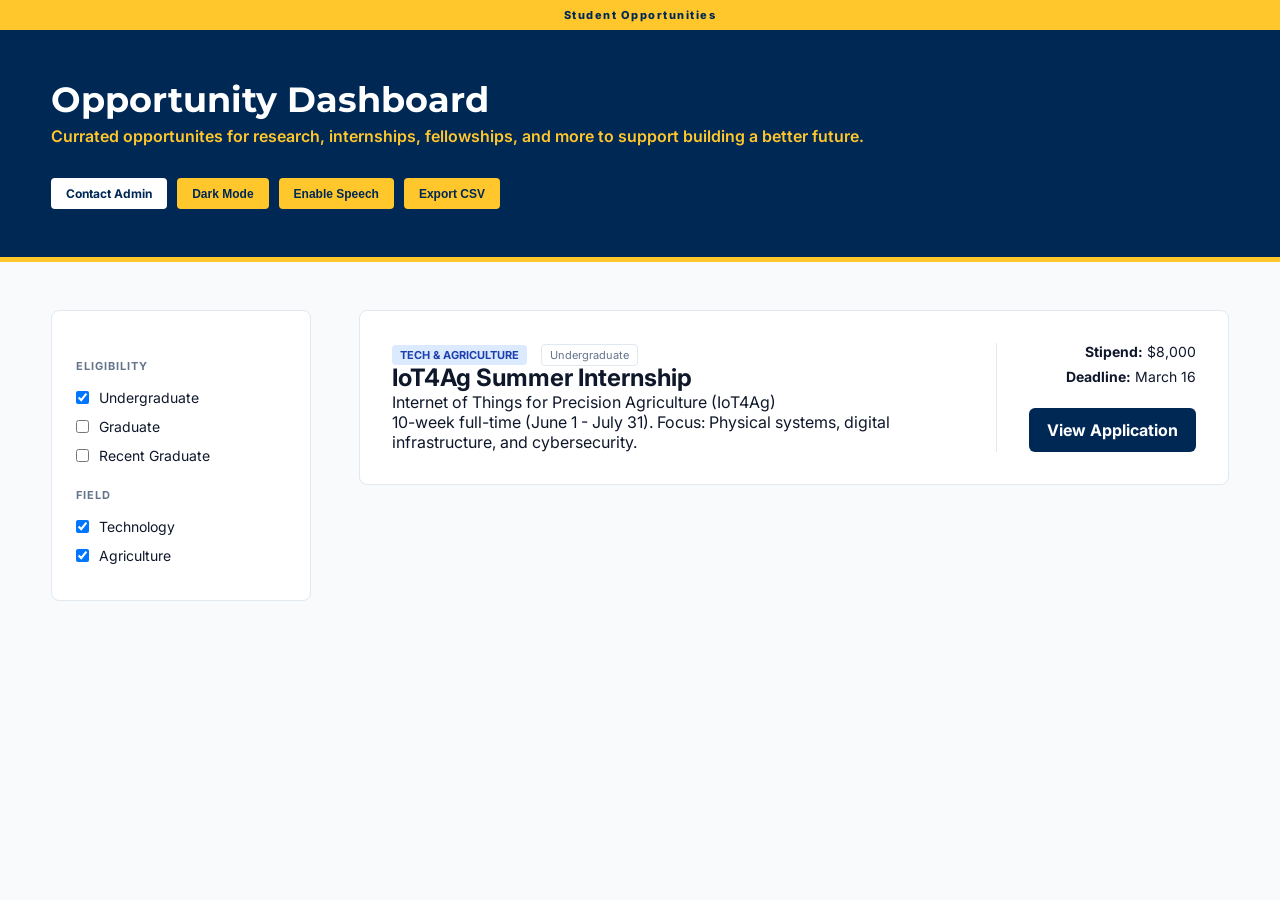
<file: index.html>
<!DOCTYPE html>
<html lang="en">
<head>
    <meta charset="UTF-8">
    <meta name="viewport" content="width=device-width, initial-scale=1.0">
    <link rel="stylesheet" href="style.css">
    <script src="app.js" defer></script>

    <link rel="stylesheet" href="C:/Users/Documents/style.css">
    <link href="https://fonts.googleapis.com/css2?family=Inter:wght@400;500;600;700&family=Montserrat:wght@700&display=swap" rel="stylesheet">
    <title>Opportunity Dashboard | 2026</title>
    
</head>
<body>
    <div class="logo-bar">Student Opportunities</div>

    <header class="ucm-hero-block">
        <div class="container hero-flex">
            <div class="title-section">
                <h1>Opportunity Dashboard</h1>
                <p class="curated-text">Currated opportunites for research, internships, fellowships, and more to support building a better future.</p>
            </div>
            <div class="a11y-toolbar">
                <a href="mailto:admin@ucmerced.edu" class="btn-a11y contact-btn">Contact Admin</a>
                <button onclick="toggleDarkMode()" id="theme-btn" class="btn-a11y">Dark Mode</button>
                <button onclick="toggleSpeech()" id="speech-btn" class="btn-a11y">Enable Speech</button>
                <button onclick="exportToCSV()" class="btn-a11y">Export CSV</button>
            </div>
        </div>
    </header>

    <div class="container dashboard-wrapper">
        <aside class="filter-card">
            <h2 class="filter-title">Eligibility</h2>
            <div class="filter-group">
                <label class="checkbox-item"><input type="checkbox" checked> Undergraduate</label>
                <label class="checkbox-item"><input type="checkbox"> Graduate</label>
                <label class="checkbox-item"><input type="checkbox"> Recent Graduate</label>
            </div>
            <h2 class="filter-title">Field</h2>
            <div class="filter-group">
                <label class="checkbox-item"><input type="checkbox" checked> Technology</label>
                <label class="checkbox-item"><input type="checkbox" checked> Agriculture</label>
            </div>
        </aside>

        <main class="dashboard-grid" id="opportunity-grid">
            <article class="listing-item">
                <div class="listing-content">
                    <header class="card-meta">
                        <span class="badge-field">Tech & Agriculture</span>
                        <span class="badge-eligibility">Undergraduate</span>
                    </header>
                    <h2>IoT4Ag Summer Internship</h2>
                    <p class="sponsor-text">Internet of Things for Precision Agriculture (IoT4Ag)</p>
                    <p class="description">10-week full-time (June 1 - July 31). Focus: Physical systems, digital infrastructure, and cybersecurity.</p>
                </div>
                <div class="listing-stats">
                    <div class="stat-box"><strong>Stipend:</strong> $8,000</div>
                    <div class="stat-box"><strong>Deadline:</strong> March 16</div>
                    <a href="https://docs.google.com/forms/d/e/1FAIpQLSdj4mJHtILeo9b-ul_5t8roi2idBShMqdCRdTpRMwnGfNZ5-Q/viewform" class="btn-primary" target="_blank">View Application</a>
                </div>
            </article>
        </main>
    </div>

    <script src="app.js"></script>
</body>
</html>
</file>
<file: style.css>
:root {
    --u-blue: #002855;
    --u-gold: #FFC72C;
    --bg-page: #F8FAFC;
    --white: #FFFFFF;
    --text: #0F172A;
    --border: #E2E8F0;
}

body.dark-mode {
    --bg-page: #0B0E14;
    --white: #1C2128;
    --text: #F8FAFC;
    --border: #30363D;
}

* { box-sizing: border-box; margin: 0; padding: 0; }

body {
    font-family: 'Inter', sans-serif;
    background-color: var(--bg-page);
    color: var(--text);
    transition: background 0.3s ease;
}

.logo-bar {
    background: var(--u-gold);
    color: var(--u-blue);
    padding: 8px 5%;
    font-size: 11px;
    font-weight: 800;
    letter-spacing: 1.5px;
    text-align: center;
}

.ucm-hero-block {
    background: var(--u-blue);
    color: white;
    padding: 3rem 0;
    border-bottom: 5px solid var(--u-gold);
}

.container { width: 92%; max-width: 1300px; margin: 0 auto; }

.hero-flex {
    display: flex;
    justify-content: space-between;
    align-items: flex-end;
    flex-wrap: wrap;
    gap: 2rem;
}

.title-section h1 { font-family: 'Montserrat', sans-serif; font-size: 2.2rem; margin: 0; }
.curated-text { color: var(--u-gold); font-weight: 600; margin-top: 5px; }

.a11y-toolbar { display: flex; gap: 10px; flex-wrap: wrap; }

.btn-a11y {
    background: var(--u-gold);
    color: var(--u-blue);
    border: none;
    padding: 8px 15px;
    font-weight: 700;
    font-size: 0.75rem;
    border-radius: 4px;
    cursor: pointer;
    text-decoration: none;
}

.contact-btn { background: white; }

.dashboard-wrapper {
    display: flex;
    flex-direction: column;
    gap: 3rem;
    padding: 3rem 0;
}

@media (min-width: 992px) {
    .dashboard-wrapper { flex-direction: row; align-items: flex-start; }
}

.filter-card {
    background: var(--white);
    border: 1px solid var(--border);
    padding: 1.5rem;
    border-radius: 8px;
    flex: 0 0 260px;
    position: sticky;
    top: 20px;
}

.filter-title {
    font-size: 11px;
    text-transform: uppercase;
    letter-spacing: 1px;
    color: #64748B;
    margin: 1.5rem 0 1rem;
}

.checkbox-item { display: flex; align-items: center; gap: 10px; margin-bottom: 12px; font-size: 14px; cursor: pointer; }

/* EA-Style Listing Item */
.listing-item {
    background: var(--white);
    border: 1px solid var(--border);
    border-radius: 8px;
    padding: 2rem;
    margin-bottom: 1.5rem;
    display: flex;
    justify-content: space-between;
    transition: transform 0.2s, box-shadow 0.2s;
}

.listing-item:hover { transform: translateY(-2px); box-shadow: 0 10px 15px -3px rgba(0,0,0,0.1); border-color: var(--u-gold); }

.listing-content { flex: 1; padding-right: 2rem; }

.badge-field { background: #DBEAFE; color: #1E40AF; padding: 3px 8px; border-radius: 4px; font-size: 11px; font-weight: 700; text-transform: uppercase; }
.badge-eligibility { border: 1px solid var(--border); color: #64748B; padding: 3px 8px; border-radius: 4px; font-size: 11px; margin-left: 10px; }

.listing-stats { flex: 0 0 200px; text-align: right; border-left: 1px solid var(--border); padding-left: 2rem; display: flex; flex-direction: column; justify-content: center; }

.stat-box { font-size: 14px; margin-bottom: 8px; }

.btn-primary {
    background: var(--u-blue);
    color: white;
    text-decoration: none;
    padding: 12px;
    text-align: center;
    border-radius: 6px;
    font-weight: 700;
    margin-top: 15px;
}
</file>
